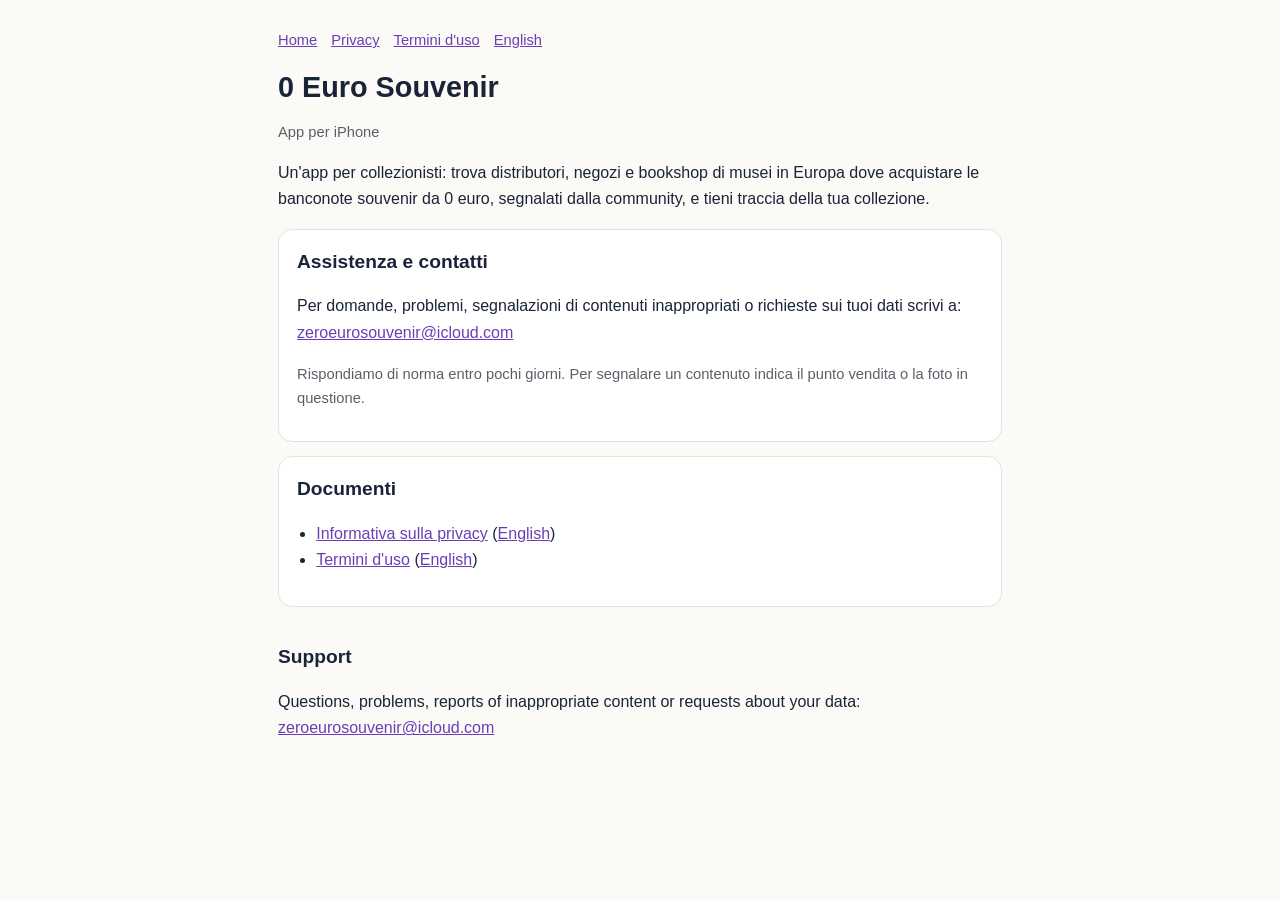
<file: index.html>
<!doctype html>
<html lang="it">
<head>
<meta charset="utf-8">
<meta name="viewport" content="width=device-width,initial-scale=1">
<title>0 Euro Souvenir — Assistenza e informazioni</title>
<link rel="stylesheet" href="style.css">
</head>
<body>
<main>
<nav><a href="index.html">Home</a><a href="privacy.html">Privacy</a><a href="termini.html">Termini d'uso</a><a href="privacy-en.html">English</a></nav>
<h1>0 Euro Souvenir</h1>
<p class="muted">App per iPhone</p>
<p>Un'app per collezionisti: trova distributori, negozi e bookshop di musei in Europa dove acquistare le banconote souvenir da 0 euro, segnalati dalla community, e tieni traccia della tua collezione.</p>

<div class="card">
<h2 style="margin-top:0">Assistenza e contatti</h2>
<p>Per domande, problemi, segnalazioni di contenuti inappropriati o richieste sui tuoi dati scrivi a:<br>
<a href="mailto:zeroeurosouvenir@icloud.com">zeroeurosouvenir@icloud.com</a></p>
<p class="muted">Rispondiamo di norma entro pochi giorni. Per segnalare un contenuto indica il punto vendita o la foto in questione.</p>
</div>

<div class="card">
<h2 style="margin-top:0">Documenti</h2>
<ul>
<li><a href="privacy.html">Informativa sulla privacy</a> (<a href="privacy-en.html">English</a>)</li>
<li><a href="termini.html">Termini d'uso</a> (<a href="terms-en.html">English</a>)</li>
</ul>
</div>

<h2>Support</h2>
<p>Questions, problems, reports of inappropriate content or requests about your data: <a href="mailto:zeroeurosouvenir@icloud.com">zeroeurosouvenir@icloud.com</a></p>

</main>
</body>
</html>
</file>
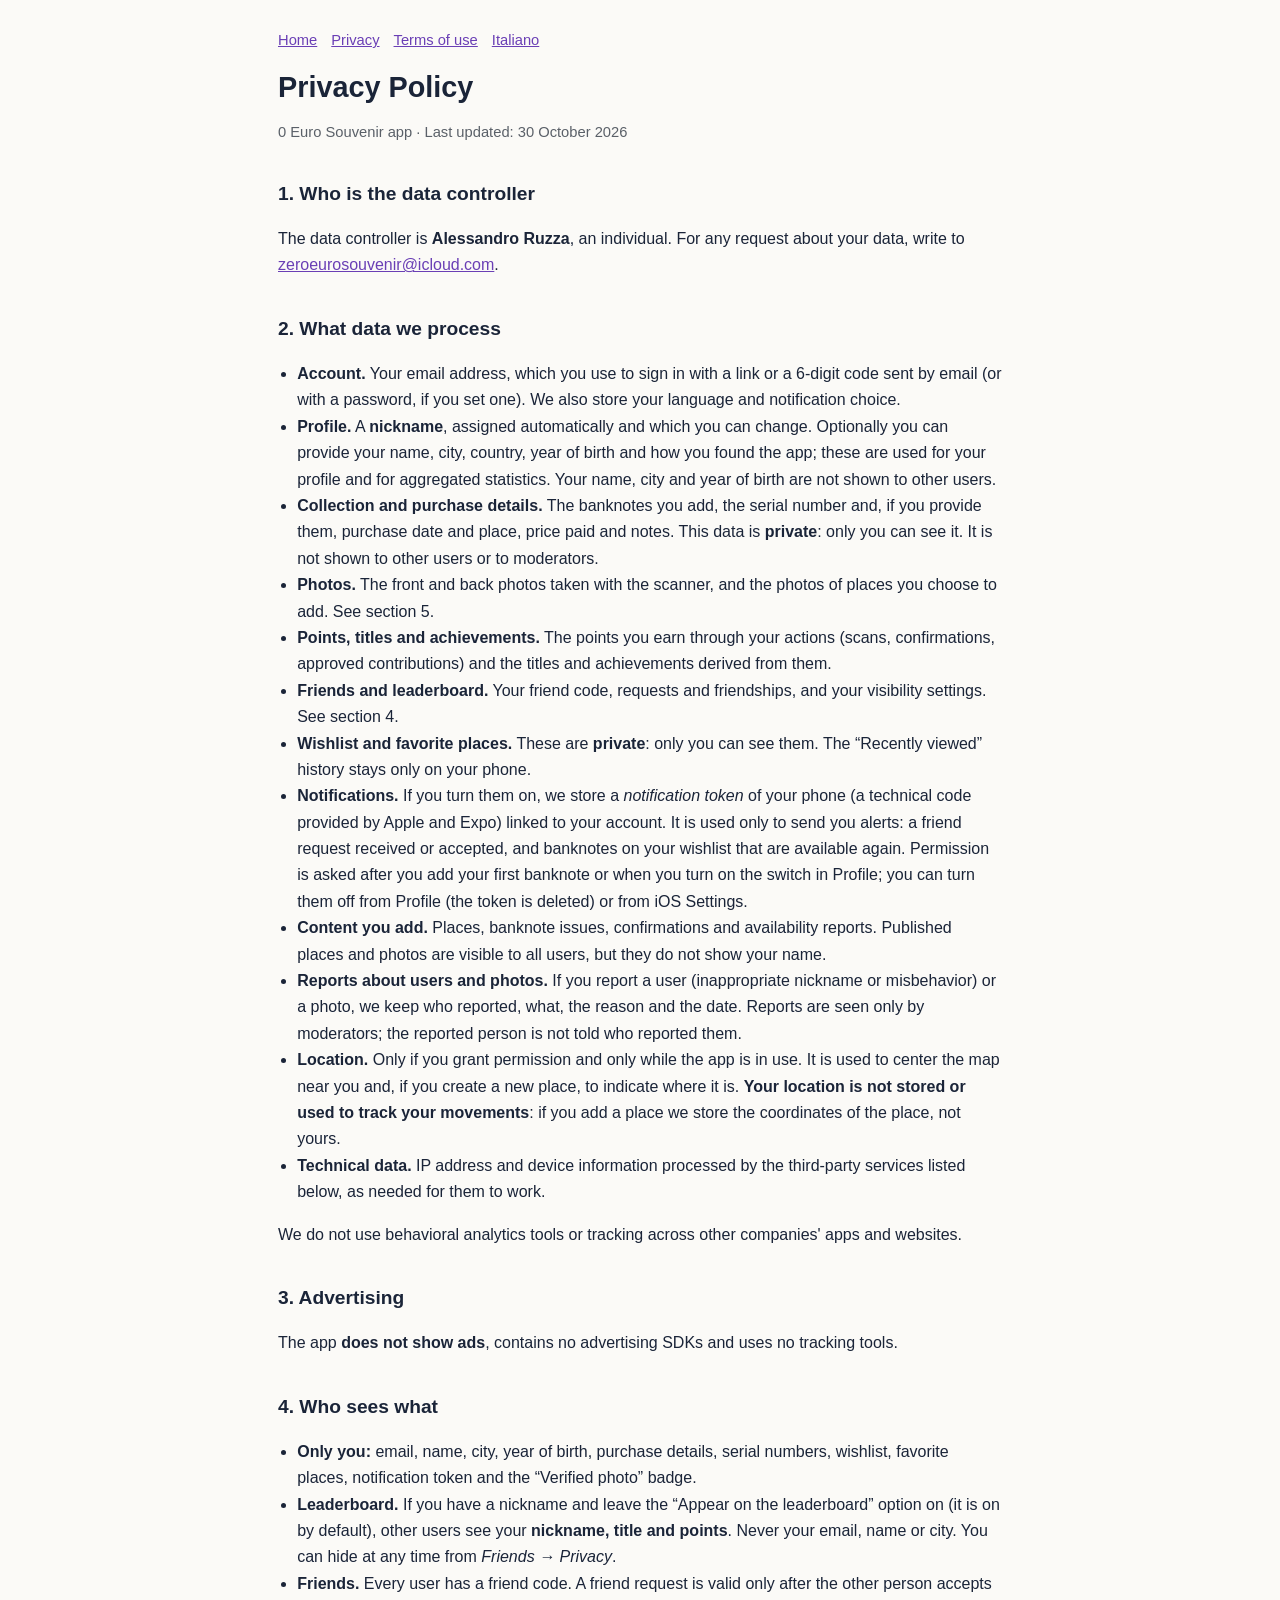
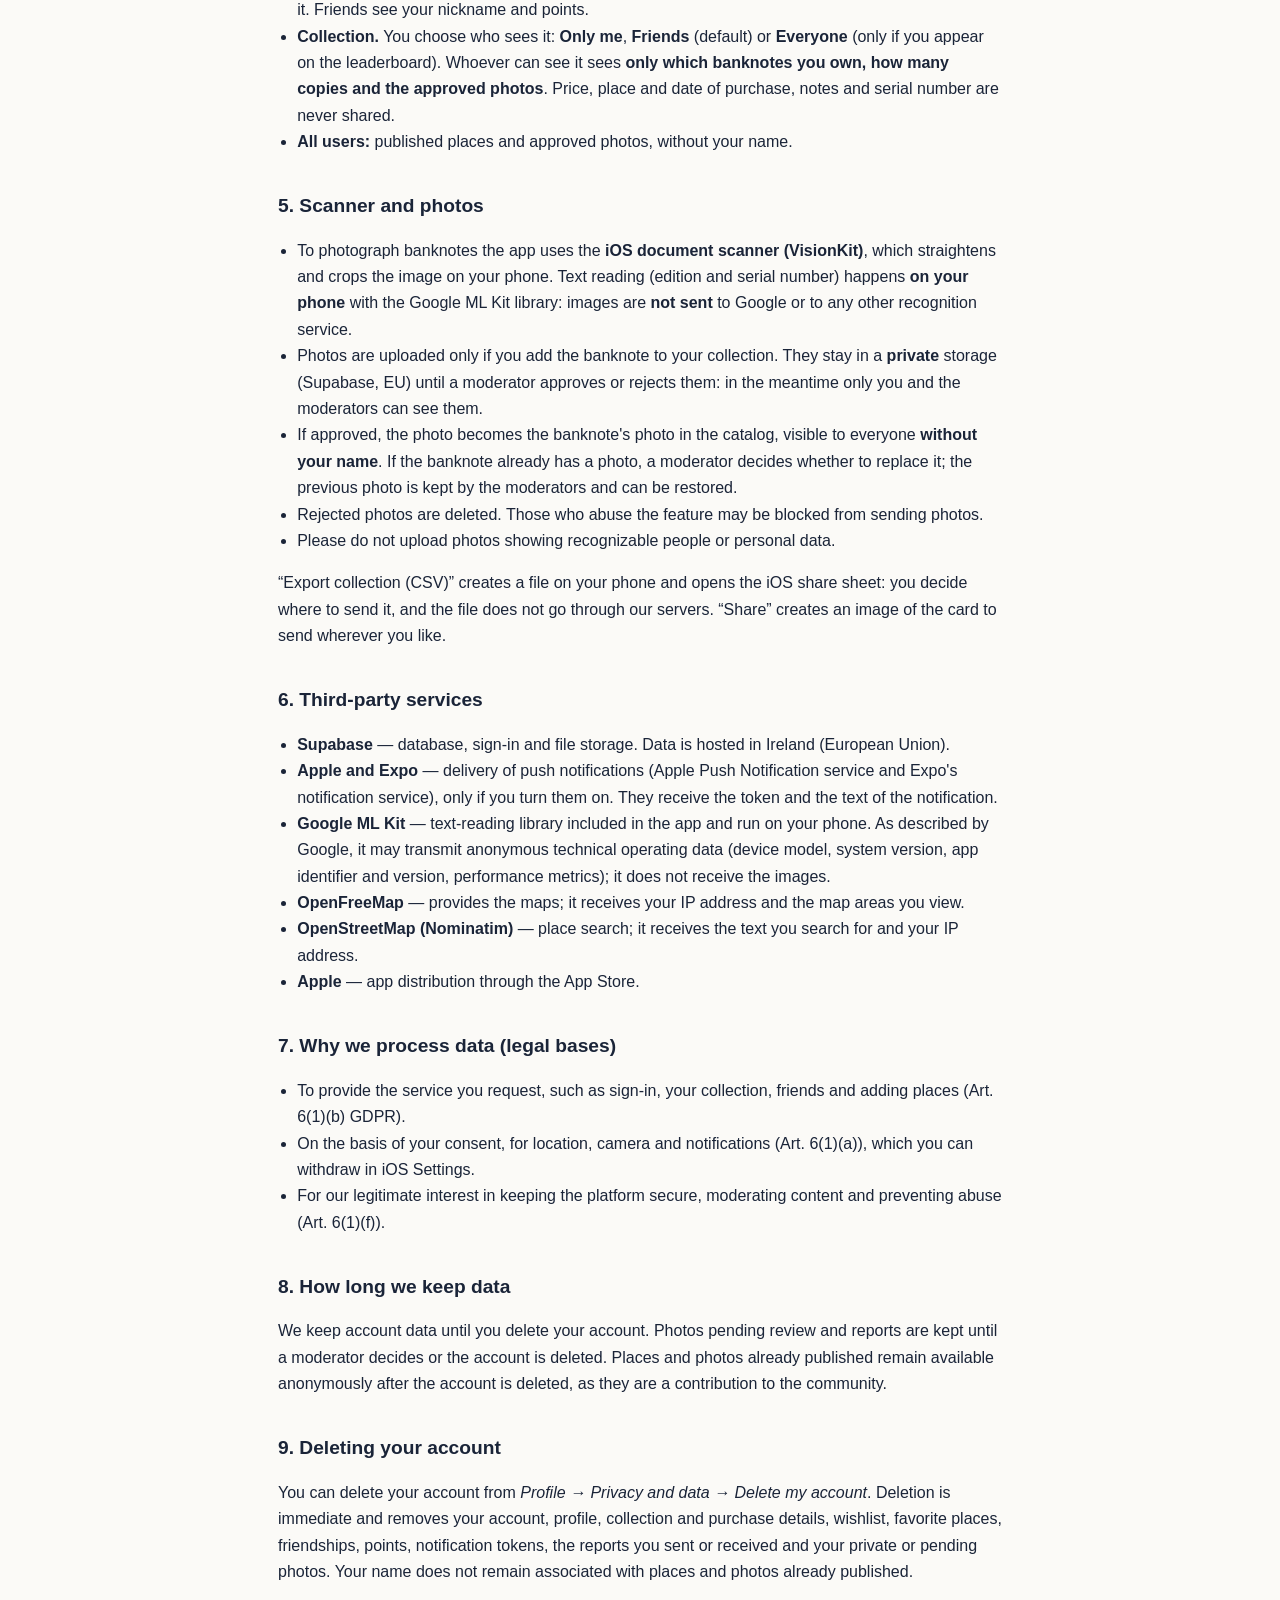
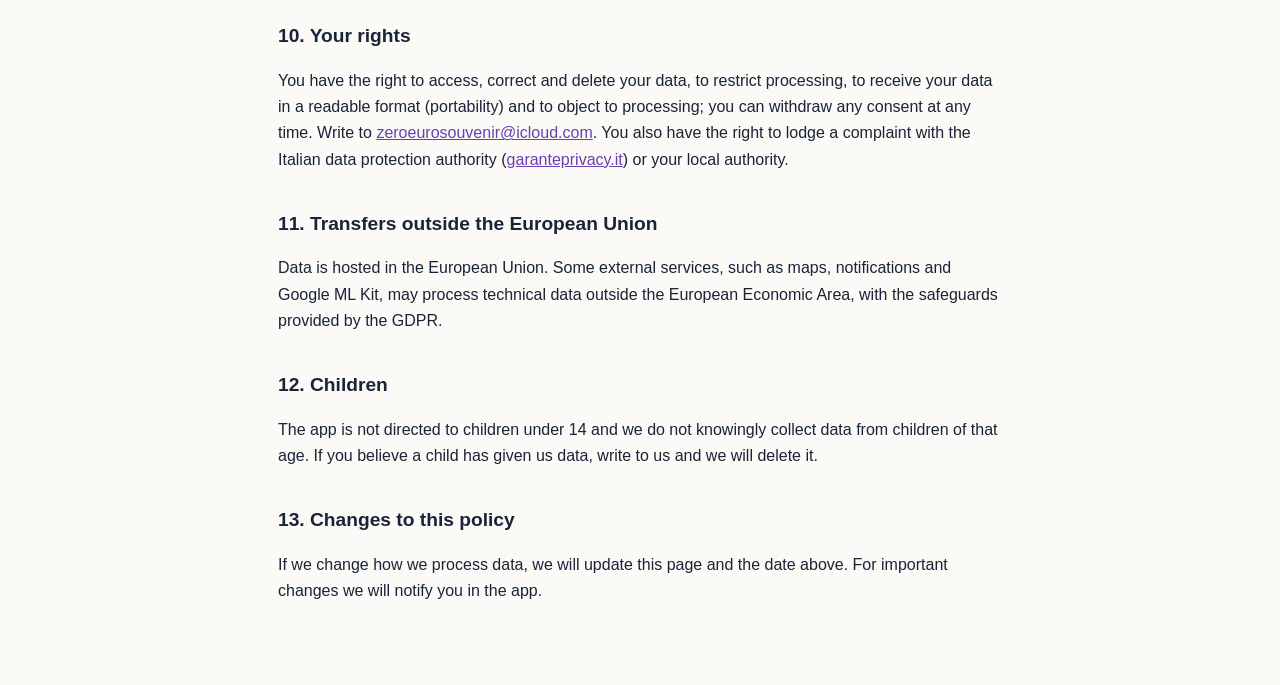
<file: privacy-en.html>
<!doctype html>
<html lang="en">
<head>
<meta charset="utf-8">
<meta name="viewport" content="width=device-width,initial-scale=1">
<title>Privacy Policy — 0 Euro Souvenir</title>
<link rel="stylesheet" href="style.css">
</head>
<body>
<main>
<nav><a href="index.html">Home</a><a href="privacy-en.html">Privacy</a><a href="terms-en.html">Terms of use</a><a href="privacy.html">Italiano</a></nav>
<h1>Privacy Policy</h1>
<p class="muted">0 Euro Souvenir app &middot; Last updated: 30 October 2026</p>

<h2>1. Who is the data controller</h2>
<p>The data controller is <strong>Alessandro Ruzza</strong>, an individual. For any request about your data, write to <a href="mailto:zeroeurosouvenir@icloud.com">zeroeurosouvenir@icloud.com</a>.</p>

<h2>2. What data we process</h2>
<ul>
<li><strong>Account.</strong> Your email address, which you use to sign in with a link or a 6-digit code sent by email (or with a password, if you set one). We also store your language and notification choice.</li>
<li><strong>Profile.</strong> A <strong>nickname</strong>, assigned automatically and which you can change. Optionally you can provide your name, city, country, year of birth and how you found the app; these are used for your profile and for aggregated statistics. Your name, city and year of birth are not shown to other users.</li>
<li><strong>Collection and purchase details.</strong> The banknotes you add, the serial number and, if you provide them, purchase date and place, price paid and notes. This data is <strong>private</strong>: only you can see it. It is not shown to other users or to moderators.</li>
<li><strong>Photos.</strong> The front and back photos taken with the scanner, and the photos of places you choose to add. See section 5.</li>
<li><strong>Points, titles and achievements.</strong> The points you earn through your actions (scans, confirmations, approved contributions) and the titles and achievements derived from them.</li>
<li><strong>Friends and leaderboard.</strong> Your friend code, requests and friendships, and your visibility settings. See section 4.</li>
<li><strong>Wishlist and favorite places.</strong> These are <strong>private</strong>: only you can see them. The &ldquo;Recently viewed&rdquo; history stays only on your phone.</li>
<li><strong>Notifications.</strong> If you turn them on, we store a <em>notification token</em> of your phone (a technical code provided by Apple and Expo) linked to your account. It is used only to send you alerts: a friend request received or accepted, and banknotes on your wishlist that are available again. Permission is asked after you add your first banknote or when you turn on the switch in Profile; you can turn them off from Profile (the token is deleted) or from iOS Settings.</li>
<li><strong>Content you add.</strong> Places, banknote issues, confirmations and availability reports. Published places and photos are visible to all users, but they do not show your name.</li>
<li><strong>Reports about users and photos.</strong> If you report a user (inappropriate nickname or misbehavior) or a photo, we keep who reported, what, the reason and the date. Reports are seen only by moderators; the reported person is not told who reported them.</li>
<li><strong>Location.</strong> Only if you grant permission and only while the app is in use. It is used to center the map near you and, if you create a new place, to indicate where it is. <strong>Your location is not stored or used to track your movements</strong>: if you add a place we store the coordinates of the place, not yours.</li>
<li><strong>Technical data.</strong> IP address and device information processed by the third-party services listed below, as needed for them to work.</li>
</ul>
<p>We do not use behavioral analytics tools or tracking across other companies' apps and websites.</p>

<h2>3. Advertising</h2>
<p>The app <strong>does not show ads</strong>, contains no advertising SDKs and uses no tracking tools.</p>

<h2>4. Who sees what</h2>
<ul>
<li><strong>Only you:</strong> email, name, city, year of birth, purchase details, serial numbers, wishlist, favorite places, notification token and the &ldquo;Verified photo&rdquo; badge.</li>
<li><strong>Leaderboard.</strong> If you have a nickname and leave the &ldquo;Appear on the leaderboard&rdquo; option on (it is on by default), other users see your <strong>nickname, title and points</strong>. Never your email, name or city. You can hide at any time from <em>Friends &rarr; Privacy</em>.</li>
<li><strong>Friends.</strong> Every user has a friend code. A friend request is valid only after the other person accepts it. Friends see your nickname and points.</li>
<li><strong>Collection.</strong> You choose who sees it: <strong>Only me</strong>, <strong>Friends</strong> (default) or <strong>Everyone</strong> (only if you appear on the leaderboard). Whoever can see it sees <strong>only which banknotes you own, how many copies and the approved photos</strong>. Price, place and date of purchase, notes and serial number are never shared.</li>
<li><strong>All users:</strong> published places and approved photos, without your name.</li>
</ul>

<h2>5. Scanner and photos</h2>
<ul>
<li>To photograph banknotes the app uses the <strong>iOS document scanner (VisionKit)</strong>, which straightens and crops the image on your phone. Text reading (edition and serial number) happens <strong>on your phone</strong> with the Google ML Kit library: images are <strong>not sent</strong> to Google or to any other recognition service.</li>
<li>Photos are uploaded only if you add the banknote to your collection. They stay in a <strong>private</strong> storage (Supabase, EU) until a moderator approves or rejects them: in the meantime only you and the moderators can see them.</li>
<li>If approved, the photo becomes the banknote's photo in the catalog, visible to everyone <strong>without your name</strong>. If the banknote already has a photo, a moderator decides whether to replace it; the previous photo is kept by the moderators and can be restored.</li>
<li>Rejected photos are deleted. Those who abuse the feature may be blocked from sending photos.</li>
<li>Please do not upload photos showing recognizable people or personal data.</li>
</ul>
<p>&ldquo;Export collection (CSV)&rdquo; creates a file on your phone and opens the iOS share sheet: you decide where to send it, and the file does not go through our servers. &ldquo;Share&rdquo; creates an image of the card to send wherever you like.</p>

<h2>6. Third-party services</h2>
<ul>
<li><strong>Supabase</strong> &mdash; database, sign-in and file storage. Data is hosted in Ireland (European Union).</li>
<li><strong>Apple and Expo</strong> &mdash; delivery of push notifications (Apple Push Notification service and Expo's notification service), only if you turn them on. They receive the token and the text of the notification.</li>
<li><strong>Google ML Kit</strong> &mdash; text-reading library included in the app and run on your phone. As described by Google, it may transmit anonymous technical operating data (device model, system version, app identifier and version, performance metrics); it does not receive the images.</li>
<li><strong>OpenFreeMap</strong> &mdash; provides the maps; it receives your IP address and the map areas you view.</li>
<li><strong>OpenStreetMap (Nominatim)</strong> &mdash; place search; it receives the text you search for and your IP address.</li>
<li><strong>Apple</strong> &mdash; app distribution through the App Store.</li>
</ul>

<h2>7. Why we process data (legal bases)</h2>
<ul>
<li>To provide the service you request, such as sign-in, your collection, friends and adding places (Art. 6(1)(b) GDPR).</li>
<li>On the basis of your consent, for location, camera and notifications (Art. 6(1)(a)), which you can withdraw in iOS Settings.</li>
<li>For our legitimate interest in keeping the platform secure, moderating content and preventing abuse (Art. 6(1)(f)).</li>
</ul>

<h2>8. How long we keep data</h2>
<p>We keep account data until you delete your account. Photos pending review and reports are kept until a moderator decides or the account is deleted. Places and photos already published remain available anonymously after the account is deleted, as they are a contribution to the community.</p>

<h2>9. Deleting your account</h2>
<p>You can delete your account from <em>Profile &rarr; Privacy and data &rarr; Delete my account</em>. Deletion is immediate and removes your account, profile, collection and purchase details, wishlist, favorite places, friendships, points, notification tokens, the reports you sent or received and your private or pending photos. Your name does not remain associated with places and photos already published.</p>

<h2>10. Your rights</h2>
<p>You have the right to access, correct and delete your data, to restrict processing, to receive your data in a readable format (portability) and to object to processing; you can withdraw any consent at any time. Write to <a href="mailto:zeroeurosouvenir@icloud.com">zeroeurosouvenir@icloud.com</a>. You also have the right to lodge a complaint with the Italian data protection authority (<a href="https://www.garanteprivacy.it">garanteprivacy.it</a>) or your local authority.</p>

<h2>11. Transfers outside the European Union</h2>
<p>Data is hosted in the European Union. Some external services, such as maps, notifications and Google ML Kit, may process technical data outside the European Economic Area, with the safeguards provided by the GDPR.</p>

<h2>12. Children</h2>
<p>The app is not directed to children under 14 and we do not knowingly collect data from children of that age. If you believe a child has given us data, write to us and we will delete it.</p>

<h2>13. Changes to this policy</h2>
<p>If we change how we process data, we will update this page and the date above. For important changes we will notify you in the app.</p>

</main>
</body>
</html>
</file>
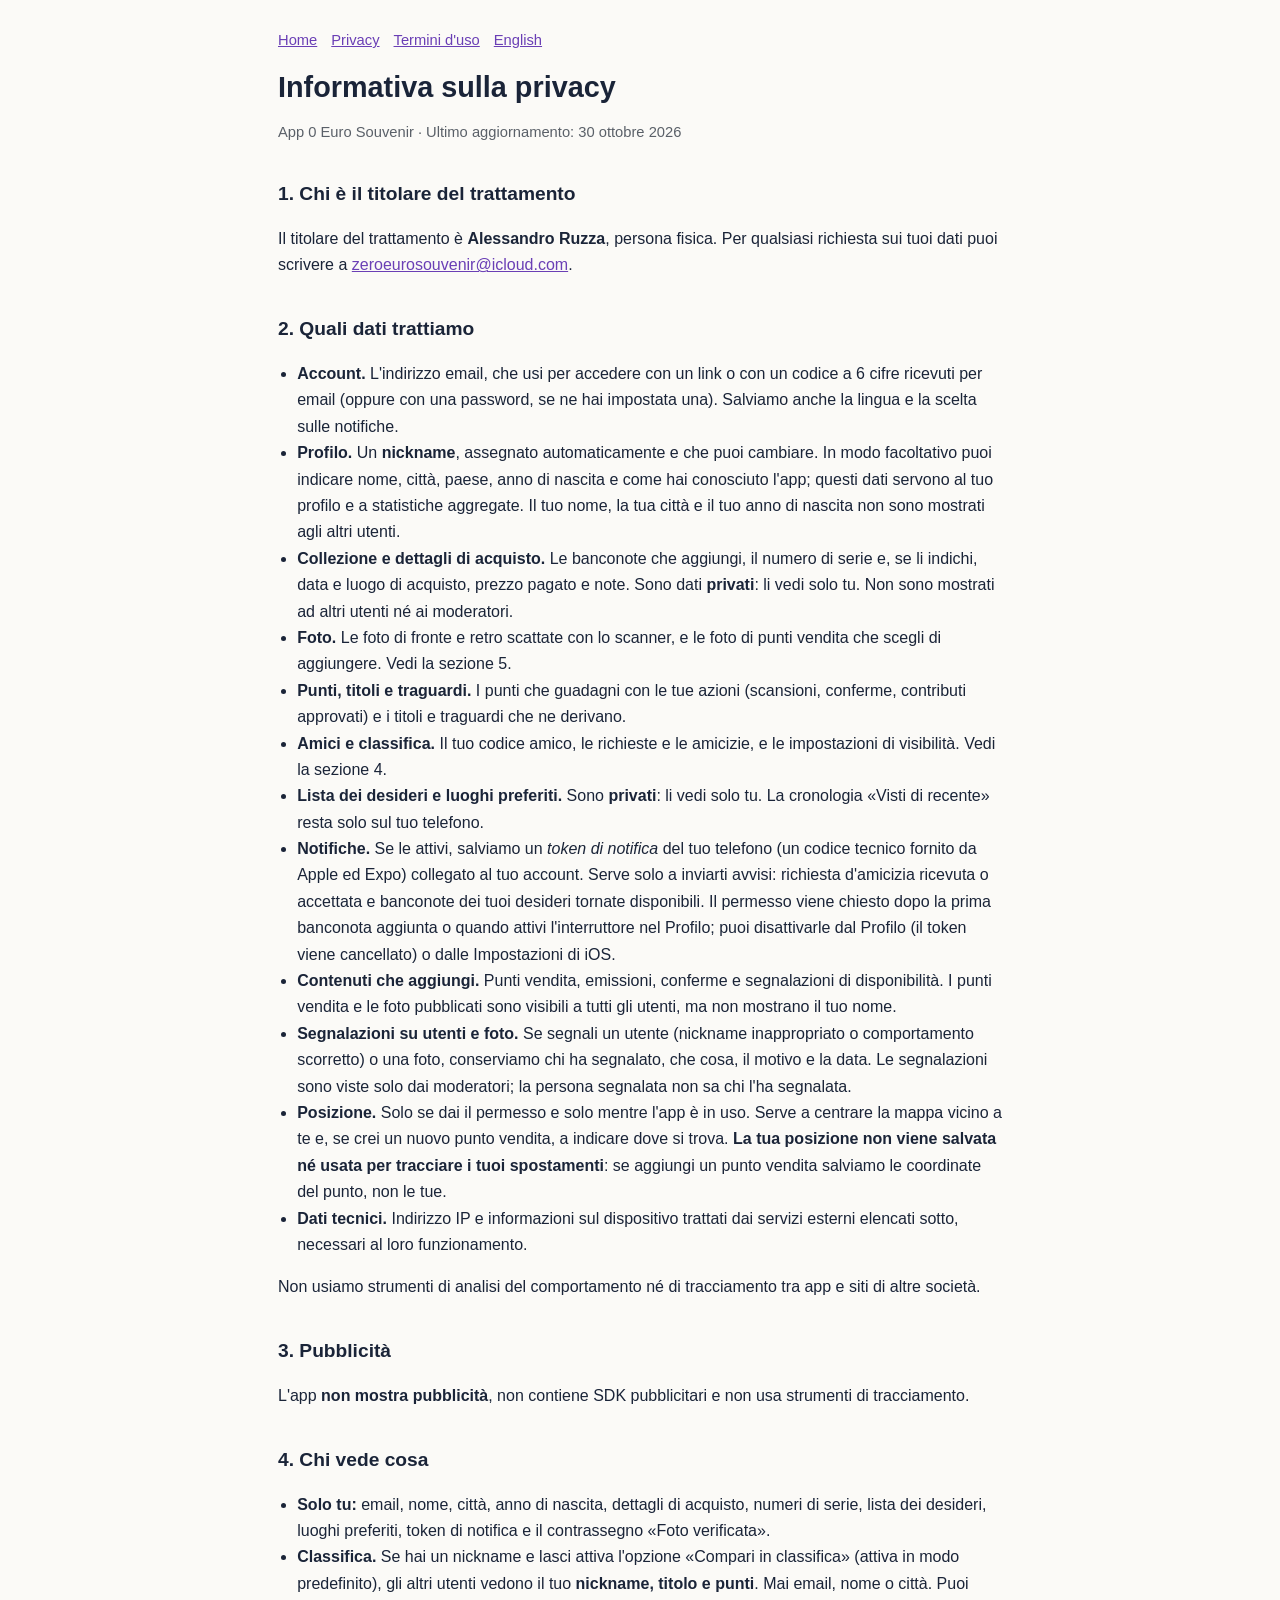
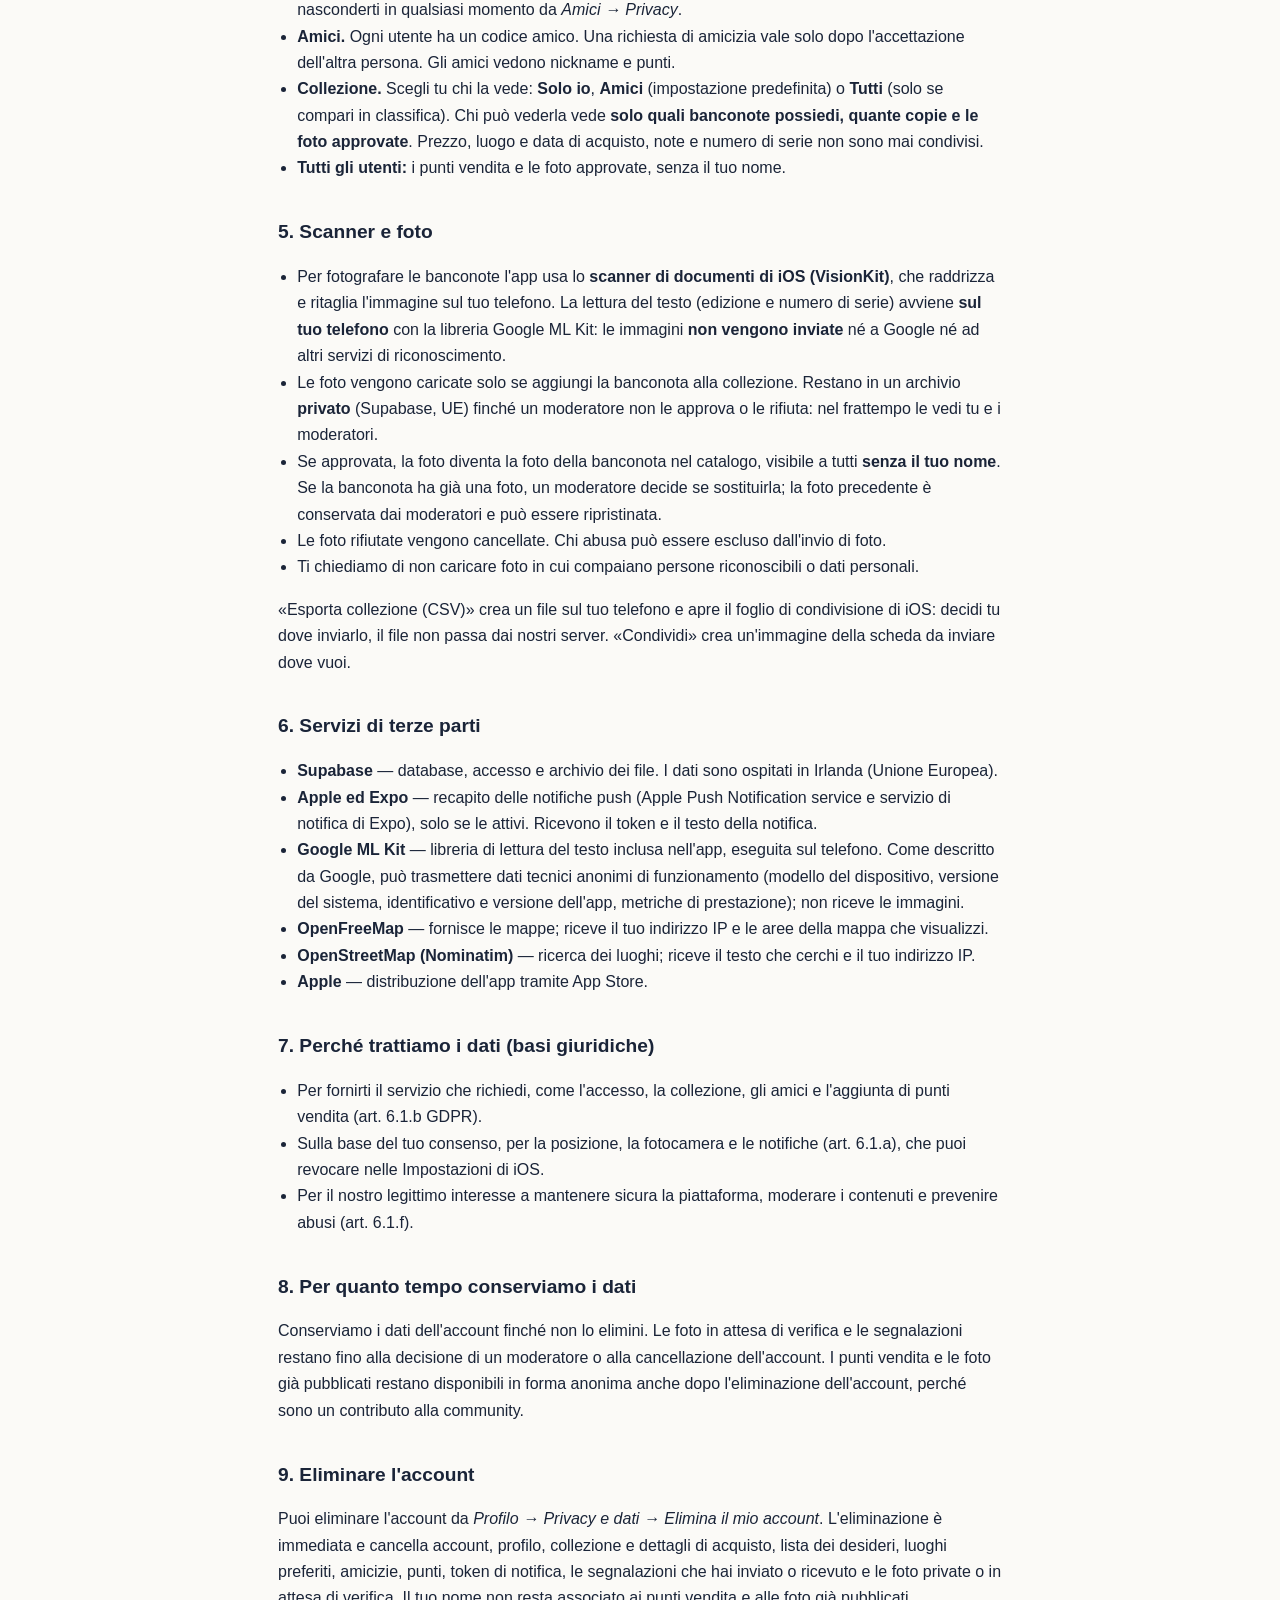
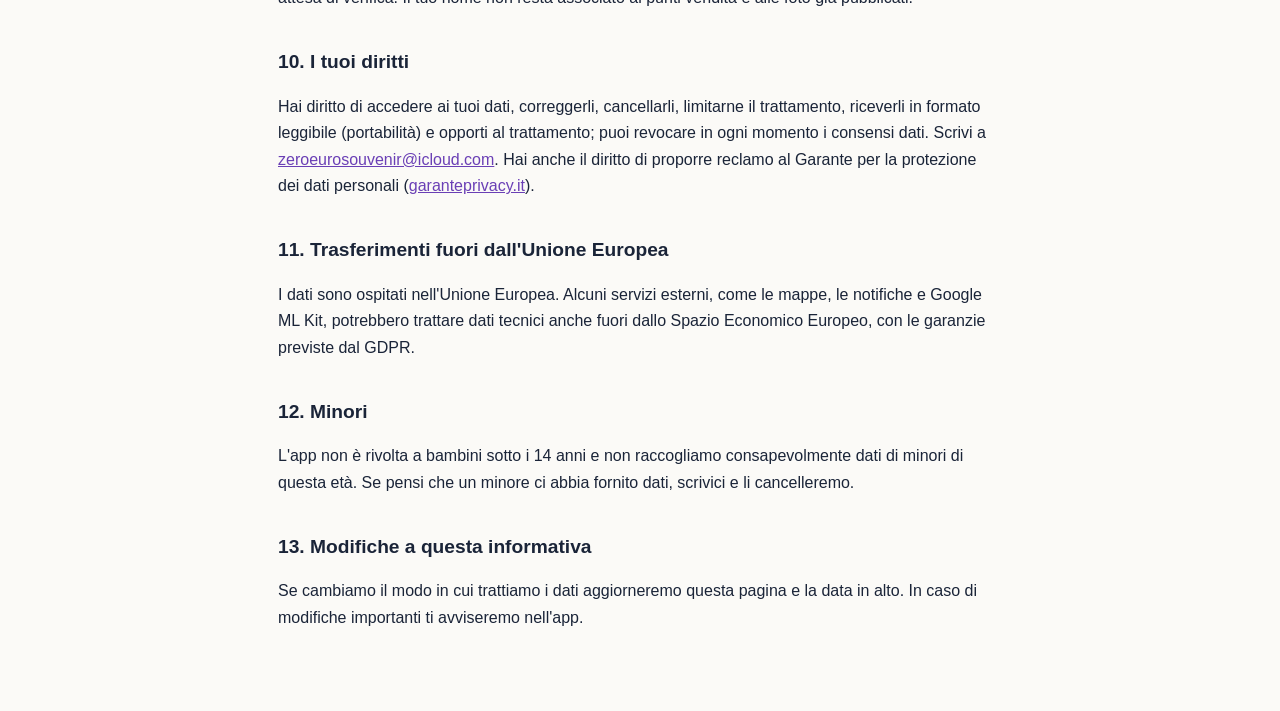
<file: privacy.html>
<!doctype html>
<html lang="it">
<head>
<meta charset="utf-8">
<meta name="viewport" content="width=device-width,initial-scale=1">
<title>Informativa sulla privacy — 0 Euro Souvenir</title>
<link rel="stylesheet" href="style.css">
</head>
<body>
<main>
<nav><a href="index.html">Home</a><a href="privacy.html">Privacy</a><a href="termini.html">Termini d'uso</a><a href="privacy-en.html">English</a></nav>
<h1>Informativa sulla privacy</h1>
<p class="muted">App 0 Euro Souvenir &middot; Ultimo aggiornamento: 30 ottobre 2026</p>

<h2>1. Chi è il titolare del trattamento</h2>
<p>Il titolare del trattamento è <strong>Alessandro Ruzza</strong>, persona fisica. Per qualsiasi richiesta sui tuoi dati puoi scrivere a <a href="mailto:zeroeurosouvenir@icloud.com">zeroeurosouvenir@icloud.com</a>.</p>

<h2>2. Quali dati trattiamo</h2>
<ul>
<li><strong>Account.</strong> L'indirizzo email, che usi per accedere con un link o con un codice a 6 cifre ricevuti per email (oppure con una password, se ne hai impostata una). Salviamo anche la lingua e la scelta sulle notifiche.</li>
<li><strong>Profilo.</strong> Un <strong>nickname</strong>, assegnato automaticamente e che puoi cambiare. In modo facoltativo puoi indicare nome, città, paese, anno di nascita e come hai conosciuto l'app; questi dati servono al tuo profilo e a statistiche aggregate. Il tuo nome, la tua città e il tuo anno di nascita non sono mostrati agli altri utenti.</li>
<li><strong>Collezione e dettagli di acquisto.</strong> Le banconote che aggiungi, il numero di serie e, se li indichi, data e luogo di acquisto, prezzo pagato e note. Sono dati <strong>privati</strong>: li vedi solo tu. Non sono mostrati ad altri utenti né ai moderatori.</li>
<li><strong>Foto.</strong> Le foto di fronte e retro scattate con lo scanner, e le foto di punti vendita che scegli di aggiungere. Vedi la sezione 5.</li>
<li><strong>Punti, titoli e traguardi.</strong> I punti che guadagni con le tue azioni (scansioni, conferme, contributi approvati) e i titoli e traguardi che ne derivano.</li>
<li><strong>Amici e classifica.</strong> Il tuo codice amico, le richieste e le amicizie, e le impostazioni di visibilità. Vedi la sezione 4.</li>
<li><strong>Lista dei desideri e luoghi preferiti.</strong> Sono <strong>privati</strong>: li vedi solo tu. La cronologia &laquo;Visti di recente&raquo; resta solo sul tuo telefono.</li>
<li><strong>Notifiche.</strong> Se le attivi, salviamo un <em>token di notifica</em> del tuo telefono (un codice tecnico fornito da Apple ed Expo) collegato al tuo account. Serve solo a inviarti avvisi: richiesta d'amicizia ricevuta o accettata e banconote dei tuoi desideri tornate disponibili. Il permesso viene chiesto dopo la prima banconota aggiunta o quando attivi l'interruttore nel Profilo; puoi disattivarle dal Profilo (il token viene cancellato) o dalle Impostazioni di iOS.</li>
<li><strong>Contenuti che aggiungi.</strong> Punti vendita, emissioni, conferme e segnalazioni di disponibilità. I punti vendita e le foto pubblicati sono visibili a tutti gli utenti, ma non mostrano il tuo nome.</li>
<li><strong>Segnalazioni su utenti e foto.</strong> Se segnali un utente (nickname inappropriato o comportamento scorretto) o una foto, conserviamo chi ha segnalato, che cosa, il motivo e la data. Le segnalazioni sono viste solo dai moderatori; la persona segnalata non sa chi l'ha segnalata.</li>
<li><strong>Posizione.</strong> Solo se dai il permesso e solo mentre l'app è in uso. Serve a centrare la mappa vicino a te e, se crei un nuovo punto vendita, a indicare dove si trova. <strong>La tua posizione non viene salvata né usata per tracciare i tuoi spostamenti</strong>: se aggiungi un punto vendita salviamo le coordinate del punto, non le tue.</li>
<li><strong>Dati tecnici.</strong> Indirizzo IP e informazioni sul dispositivo trattati dai servizi esterni elencati sotto, necessari al loro funzionamento.</li>
</ul>
<p>Non usiamo strumenti di analisi del comportamento né di tracciamento tra app e siti di altre società.</p>

<h2>3. Pubblicità</h2>
<p>L'app <strong>non mostra pubblicità</strong>, non contiene SDK pubblicitari e non usa strumenti di tracciamento.</p>

<h2>4. Chi vede cosa</h2>
<ul>
<li><strong>Solo tu:</strong> email, nome, città, anno di nascita, dettagli di acquisto, numeri di serie, lista dei desideri, luoghi preferiti, token di notifica e il contrassegno &laquo;Foto verificata&raquo;.</li>
<li><strong>Classifica.</strong> Se hai un nickname e lasci attiva l'opzione &laquo;Compari in classifica&raquo; (attiva in modo predefinito), gli altri utenti vedono il tuo <strong>nickname, titolo e punti</strong>. Mai email, nome o città. Puoi nasconderti in qualsiasi momento da <em>Amici &rarr; Privacy</em>.</li>
<li><strong>Amici.</strong> Ogni utente ha un codice amico. Una richiesta di amicizia vale solo dopo l'accettazione dell'altra persona. Gli amici vedono nickname e punti.</li>
<li><strong>Collezione.</strong> Scegli tu chi la vede: <strong>Solo io</strong>, <strong>Amici</strong> (impostazione predefinita) o <strong>Tutti</strong> (solo se compari in classifica). Chi può vederla vede <strong>solo quali banconote possiedi, quante copie e le foto approvate</strong>. Prezzo, luogo e data di acquisto, note e numero di serie non sono mai condivisi.</li>
<li><strong>Tutti gli utenti:</strong> i punti vendita e le foto approvate, senza il tuo nome.</li>
</ul>

<h2>5. Scanner e foto</h2>
<ul>
<li>Per fotografare le banconote l'app usa lo <strong>scanner di documenti di iOS (VisionKit)</strong>, che raddrizza e ritaglia l'immagine sul tuo telefono. La lettura del testo (edizione e numero di serie) avviene <strong>sul tuo telefono</strong> con la libreria Google ML Kit: le immagini <strong>non vengono inviate</strong> né a Google né ad altri servizi di riconoscimento.</li>
<li>Le foto vengono caricate solo se aggiungi la banconota alla collezione. Restano in un archivio <strong>privato</strong> (Supabase, UE) finché un moderatore non le approva o le rifiuta: nel frattempo le vedi tu e i moderatori.</li>
<li>Se approvata, la foto diventa la foto della banconota nel catalogo, visibile a tutti <strong>senza il tuo nome</strong>. Se la banconota ha già una foto, un moderatore decide se sostituirla; la foto precedente è conservata dai moderatori e può essere ripristinata.</li>
<li>Le foto rifiutate vengono cancellate. Chi abusa può essere escluso dall'invio di foto.</li>
<li>Ti chiediamo di non caricare foto in cui compaiano persone riconoscibili o dati personali.</li>
</ul>
<p>&laquo;Esporta collezione (CSV)&raquo; crea un file sul tuo telefono e apre il foglio di condivisione di iOS: decidi tu dove inviarlo, il file non passa dai nostri server. &laquo;Condividi&raquo; crea un'immagine della scheda da inviare dove vuoi.</p>

<h2>6. Servizi di terze parti</h2>
<ul>
<li><strong>Supabase</strong> &mdash; database, accesso e archivio dei file. I dati sono ospitati in Irlanda (Unione Europea).</li>
<li><strong>Apple ed Expo</strong> &mdash; recapito delle notifiche push (Apple Push Notification service e servizio di notifica di Expo), solo se le attivi. Ricevono il token e il testo della notifica.</li>
<li><strong>Google ML Kit</strong> &mdash; libreria di lettura del testo inclusa nell'app, eseguita sul telefono. Come descritto da Google, può trasmettere dati tecnici anonimi di funzionamento (modello del dispositivo, versione del sistema, identificativo e versione dell'app, metriche di prestazione); non riceve le immagini.</li>
<li><strong>OpenFreeMap</strong> &mdash; fornisce le mappe; riceve il tuo indirizzo IP e le aree della mappa che visualizzi.</li>
<li><strong>OpenStreetMap (Nominatim)</strong> &mdash; ricerca dei luoghi; riceve il testo che cerchi e il tuo indirizzo IP.</li>
<li><strong>Apple</strong> &mdash; distribuzione dell'app tramite App Store.</li>
</ul>

<h2>7. Perché trattiamo i dati (basi giuridiche)</h2>
<ul>
<li>Per fornirti il servizio che richiedi, come l'accesso, la collezione, gli amici e l'aggiunta di punti vendita (art. 6.1.b GDPR).</li>
<li>Sulla base del tuo consenso, per la posizione, la fotocamera e le notifiche (art. 6.1.a), che puoi revocare nelle Impostazioni di iOS.</li>
<li>Per il nostro legittimo interesse a mantenere sicura la piattaforma, moderare i contenuti e prevenire abusi (art. 6.1.f).</li>
</ul>

<h2>8. Per quanto tempo conserviamo i dati</h2>
<p>Conserviamo i dati dell'account finché non lo elimini. Le foto in attesa di verifica e le segnalazioni restano fino alla decisione di un moderatore o alla cancellazione dell'account. I punti vendita e le foto già pubblicati restano disponibili in forma anonima anche dopo l'eliminazione dell'account, perché sono un contributo alla community.</p>

<h2>9. Eliminare l'account</h2>
<p>Puoi eliminare l'account da <em>Profilo &rarr; Privacy e dati &rarr; Elimina il mio account</em>. L'eliminazione è immediata e cancella account, profilo, collezione e dettagli di acquisto, lista dei desideri, luoghi preferiti, amicizie, punti, token di notifica, le segnalazioni che hai inviato o ricevuto e le foto private o in attesa di verifica. Il tuo nome non resta associato ai punti vendita e alle foto già pubblicati.</p>

<h2>10. I tuoi diritti</h2>
<p>Hai diritto di accedere ai tuoi dati, correggerli, cancellarli, limitarne il trattamento, riceverli in formato leggibile (portabilità) e opporti al trattamento; puoi revocare in ogni momento i consensi dati. Scrivi a <a href="mailto:zeroeurosouvenir@icloud.com">zeroeurosouvenir@icloud.com</a>. Hai anche il diritto di proporre reclamo al Garante per la protezione dei dati personali (<a href="https://www.garanteprivacy.it">garanteprivacy.it</a>).</p>

<h2>11. Trasferimenti fuori dall'Unione Europea</h2>
<p>I dati sono ospitati nell'Unione Europea. Alcuni servizi esterni, come le mappe, le notifiche e Google ML Kit, potrebbero trattare dati tecnici anche fuori dallo Spazio Economico Europeo, con le garanzie previste dal GDPR.</p>

<h2>12. Minori</h2>
<p>L'app non è rivolta a bambini sotto i 14 anni e non raccogliamo consapevolmente dati di minori di questa età. Se pensi che un minore ci abbia fornito dati, scrivici e li cancelleremo.</p>

<h2>13. Modifiche a questa informativa</h2>
<p>Se cambiamo il modo in cui trattiamo i dati aggiorneremo questa pagina e la data in alto. In caso di modifiche importanti ti avviseremo nell'app.</p>

</main>
</body>
</html>
</file>
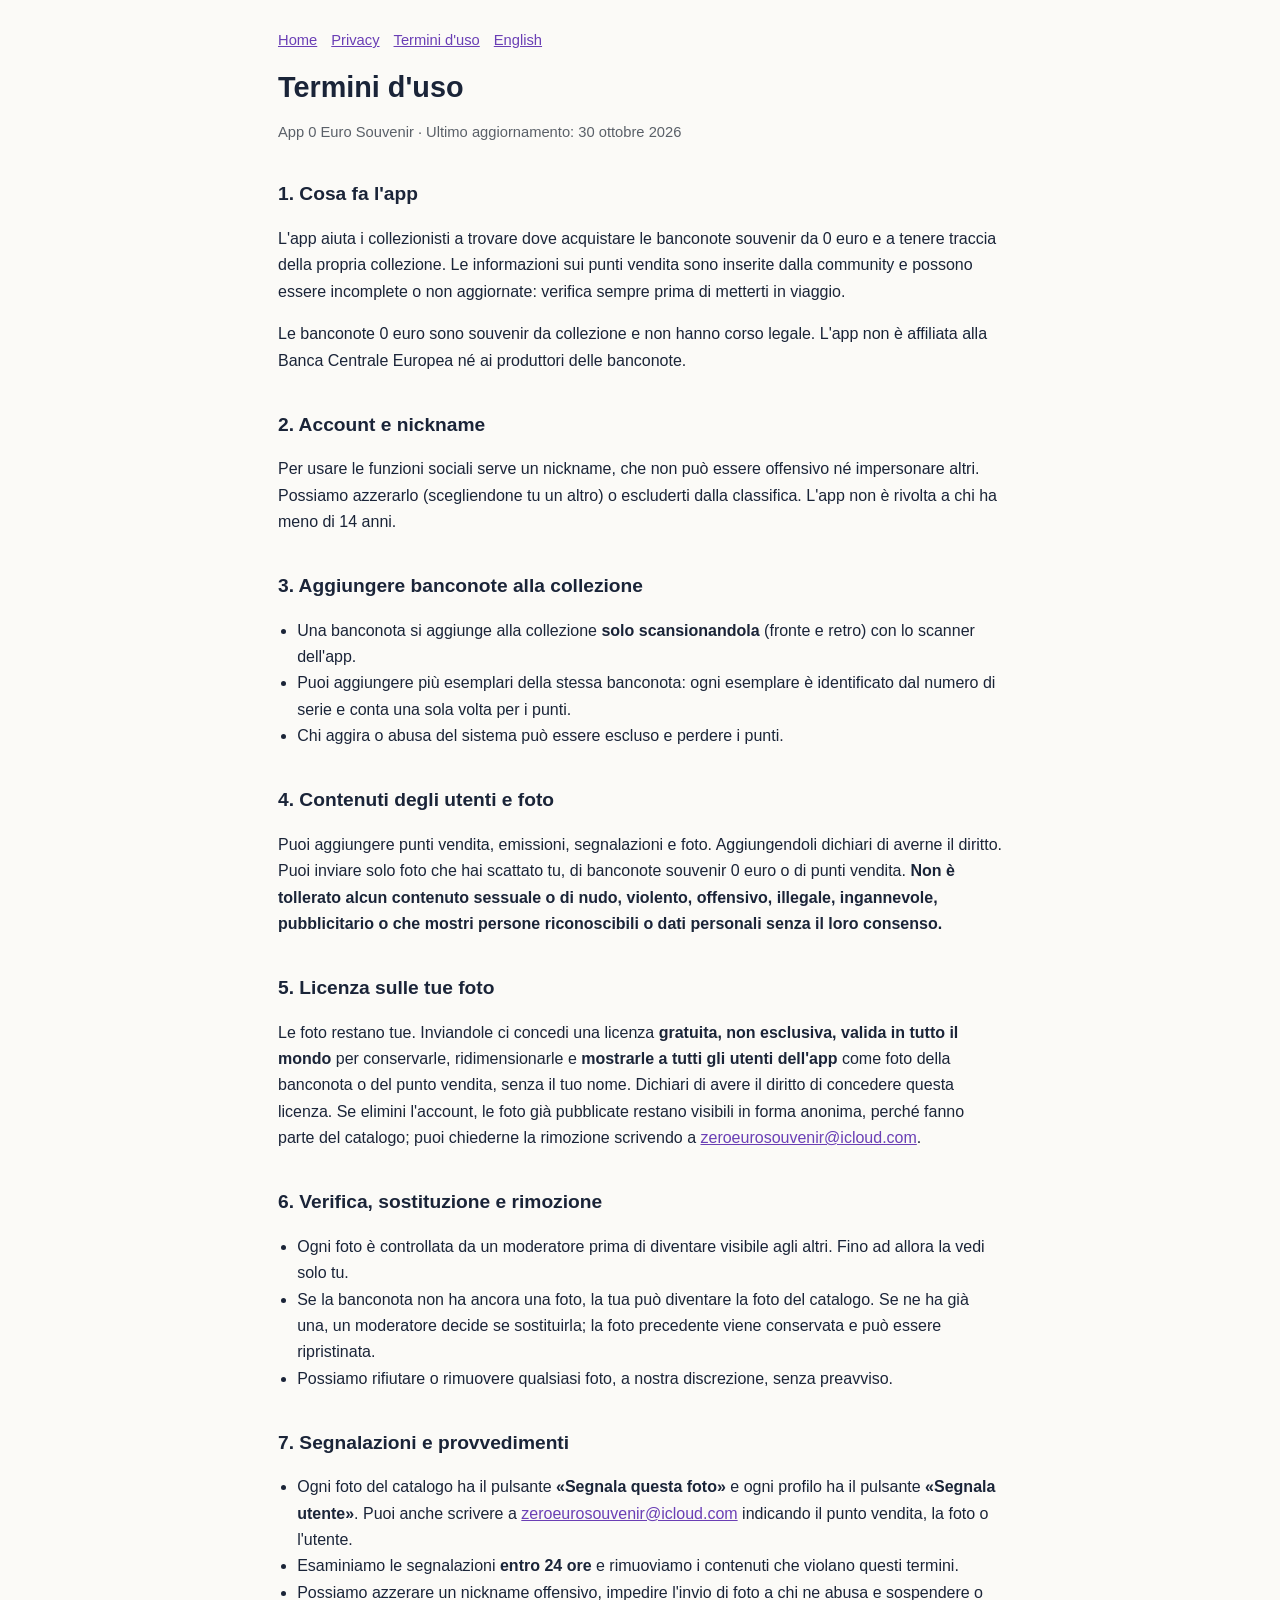
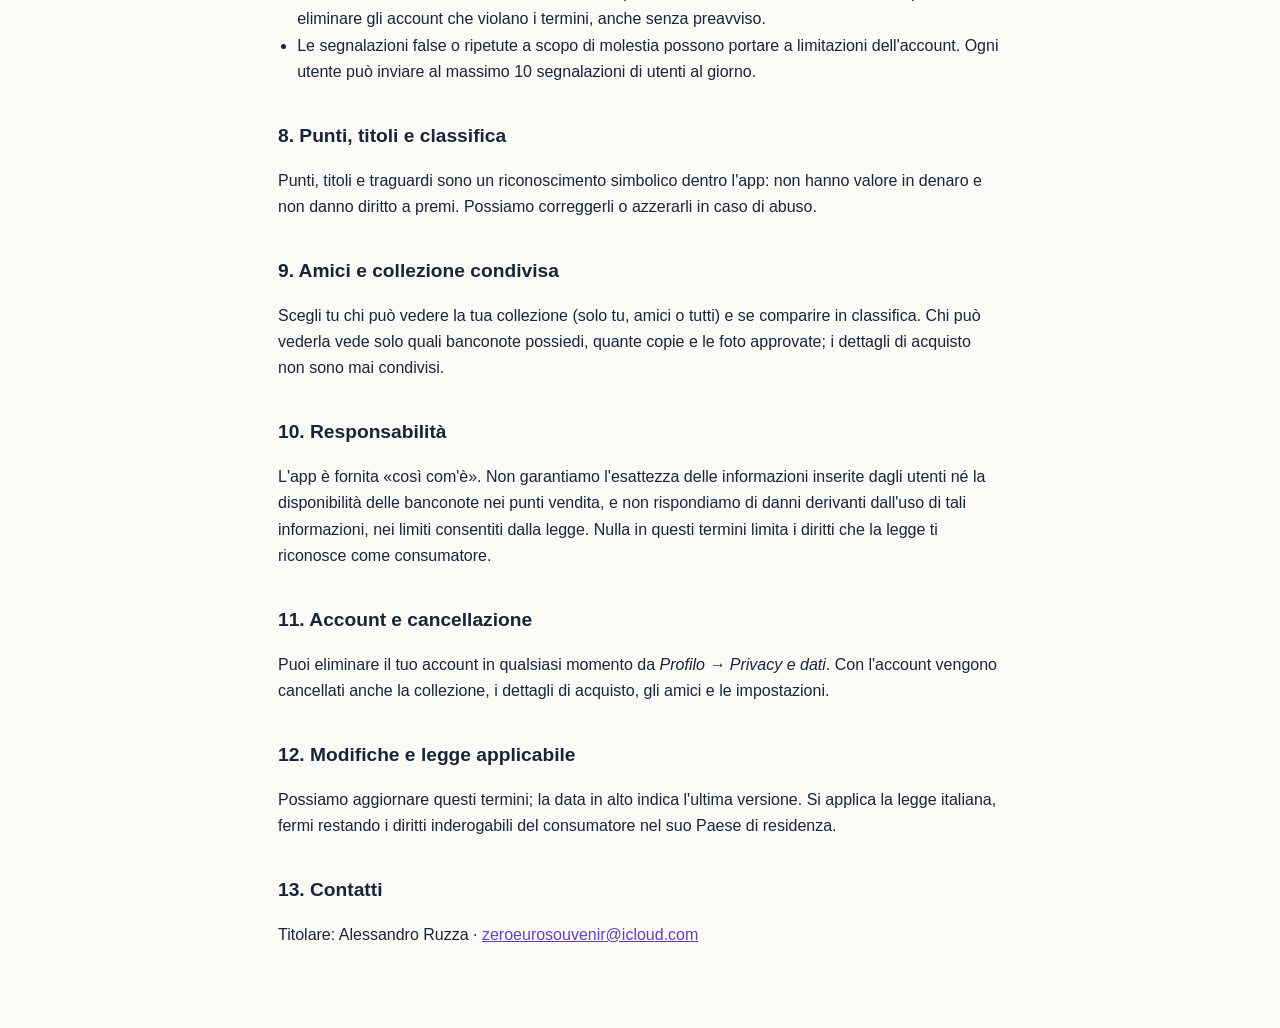
<file: termini.html>
<!doctype html>
<html lang="it">
<head>
<meta charset="utf-8">
<meta name="viewport" content="width=device-width,initial-scale=1">
<title>Termini d'uso — 0 Euro Souvenir</title>
<link rel="stylesheet" href="style.css">
</head>
<body>
<main>
<nav><a href="index.html">Home</a><a href="privacy.html">Privacy</a><a href="termini.html">Termini d'uso</a><a href="privacy-en.html">English</a></nav>
<h1>Termini d'uso</h1>
<p class="muted">App 0 Euro Souvenir &middot; Ultimo aggiornamento: 30 ottobre 2026</p>

<h2>1. Cosa fa l'app</h2>
<p>L'app aiuta i collezionisti a trovare dove acquistare le banconote souvenir da 0 euro e a tenere traccia della propria collezione. Le informazioni sui punti vendita sono inserite dalla community e possono essere incomplete o non aggiornate: verifica sempre prima di metterti in viaggio.</p>
<p>Le banconote 0 euro sono souvenir da collezione e non hanno corso legale. L'app non è affiliata alla Banca Centrale Europea né ai produttori delle banconote.</p>

<h2>2. Account e nickname</h2>
<p>Per usare le funzioni sociali serve un nickname, che non può essere offensivo né impersonare altri. Possiamo azzerarlo (scegliendone tu un altro) o escluderti dalla classifica. L'app non è rivolta a chi ha meno di 14 anni.</p>

<h2>3. Aggiungere banconote alla collezione</h2>
<ul>
<li>Una banconota si aggiunge alla collezione <strong>solo scansionandola</strong> (fronte e retro) con lo scanner dell'app.</li>
<li>Puoi aggiungere più esemplari della stessa banconota: ogni esemplare è identificato dal numero di serie e conta una sola volta per i punti.</li>
<li>Chi aggira o abusa del sistema può essere escluso e perdere i punti.</li>
</ul>

<h2>4. Contenuti degli utenti e foto</h2>
<p>Puoi aggiungere punti vendita, emissioni, segnalazioni e foto. Aggiungendoli dichiari di averne il diritto. Puoi inviare solo foto che hai scattato tu, di banconote souvenir 0 euro o di punti vendita. <strong>Non è tollerato alcun contenuto sessuale o di nudo, violento, offensivo, illegale, ingannevole, pubblicitario o che mostri persone riconoscibili o dati personali senza il loro consenso.</strong></p>

<h2>5. Licenza sulle tue foto</h2>
<p>Le foto restano tue. Inviandole ci concedi una licenza <strong>gratuita, non esclusiva, valida in tutto il mondo</strong> per conservarle, ridimensionarle e <strong>mostrarle a tutti gli utenti dell'app</strong> come foto della banconota o del punto vendita, senza il tuo nome. Dichiari di avere il diritto di concedere questa licenza. Se elimini l'account, le foto già pubblicate restano visibili in forma anonima, perché fanno parte del catalogo; puoi chiederne la rimozione scrivendo a <a href="mailto:zeroeurosouvenir@icloud.com">zeroeurosouvenir@icloud.com</a>.</p>

<h2>6. Verifica, sostituzione e rimozione</h2>
<ul>
<li>Ogni foto è controllata da un moderatore prima di diventare visibile agli altri. Fino ad allora la vedi solo tu.</li>
<li>Se la banconota non ha ancora una foto, la tua può diventare la foto del catalogo. Se ne ha già una, un moderatore decide se sostituirla; la foto precedente viene conservata e può essere ripristinata.</li>
<li>Possiamo rifiutare o rimuovere qualsiasi foto, a nostra discrezione, senza preavviso.</li>
</ul>

<h2>7. Segnalazioni e provvedimenti</h2>
<ul>
<li>Ogni foto del catalogo ha il pulsante <strong>&laquo;Segnala questa foto&raquo;</strong> e ogni profilo ha il pulsante <strong>&laquo;Segnala utente&raquo;</strong>. Puoi anche scrivere a <a href="mailto:zeroeurosouvenir@icloud.com">zeroeurosouvenir@icloud.com</a> indicando il punto vendita, la foto o l'utente.</li>
<li>Esaminiamo le segnalazioni <strong>entro 24 ore</strong> e rimuoviamo i contenuti che violano questi termini.</li>
<li>Possiamo azzerare un nickname offensivo, impedire l'invio di foto a chi ne abusa e sospendere o eliminare gli account che violano i termini, anche senza preavviso.</li>
<li>Le segnalazioni false o ripetute a scopo di molestia possono portare a limitazioni dell'account. Ogni utente può inviare al massimo 10 segnalazioni di utenti al giorno.</li>
</ul>

<h2>8. Punti, titoli e classifica</h2>
<p>Punti, titoli e traguardi sono un riconoscimento simbolico dentro l'app: non hanno valore in denaro e non danno diritto a premi. Possiamo correggerli o azzerarli in caso di abuso.</p>

<h2>9. Amici e collezione condivisa</h2>
<p>Scegli tu chi può vedere la tua collezione (solo tu, amici o tutti) e se comparire in classifica. Chi può vederla vede solo quali banconote possiedi, quante copie e le foto approvate; i dettagli di acquisto non sono mai condivisi.</p>

<h2>10. Responsabilità</h2>
<p>L'app è fornita &laquo;così com'è&raquo;. Non garantiamo l'esattezza delle informazioni inserite dagli utenti né la disponibilità delle banconote nei punti vendita, e non rispondiamo di danni derivanti dall'uso di tali informazioni, nei limiti consentiti dalla legge. Nulla in questi termini limita i diritti che la legge ti riconosce come consumatore.</p>

<h2>11. Account e cancellazione</h2>
<p>Puoi eliminare il tuo account in qualsiasi momento da <em>Profilo &rarr; Privacy e dati</em>. Con l'account vengono cancellati anche la collezione, i dettagli di acquisto, gli amici e le impostazioni.</p>

<h2>12. Modifiche e legge applicabile</h2>
<p>Possiamo aggiornare questi termini; la data in alto indica l'ultima versione. Si applica la legge italiana, fermi restando i diritti inderogabili del consumatore nel suo Paese di residenza.</p>

<h2>13. Contatti</h2>
<p>Titolare: Alessandro Ruzza &middot; <a href="mailto:zeroeurosouvenir@icloud.com">zeroeurosouvenir@icloud.com</a></p>

</main>
</body>
</html>
</file>
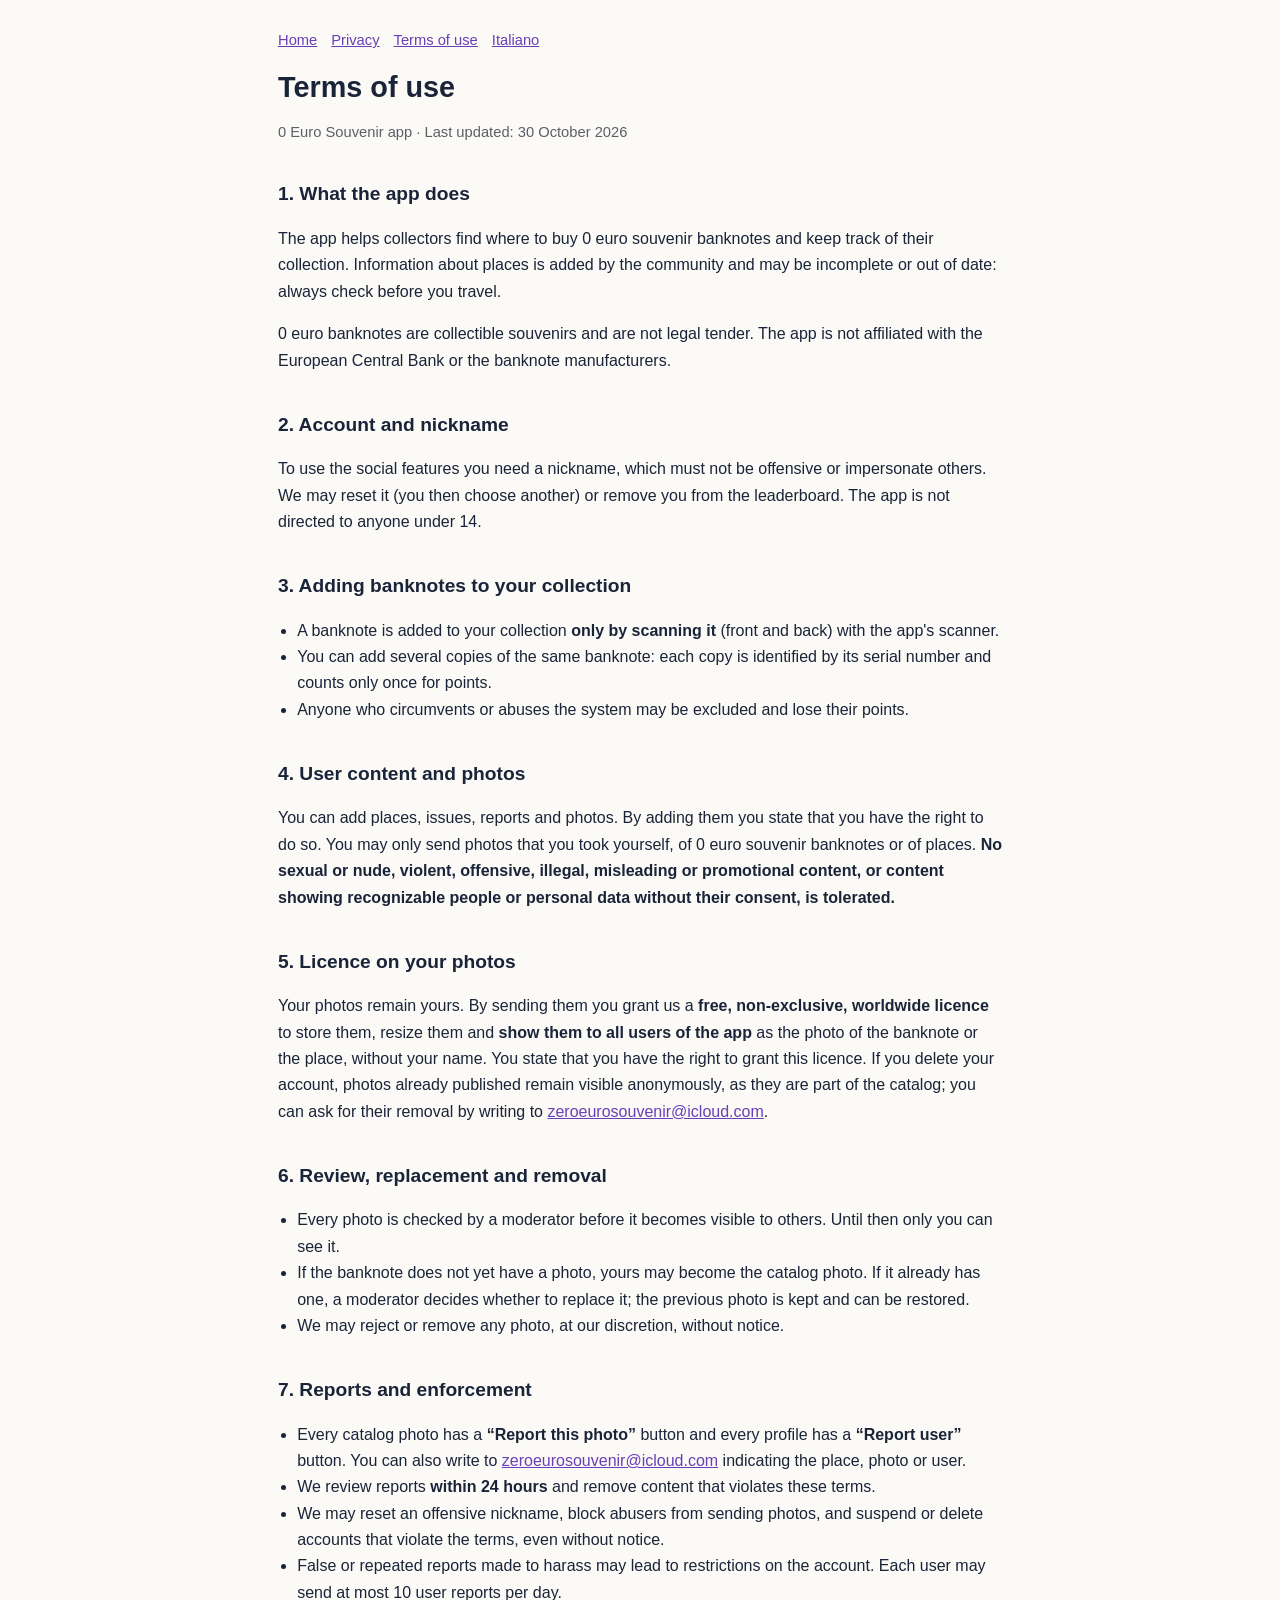
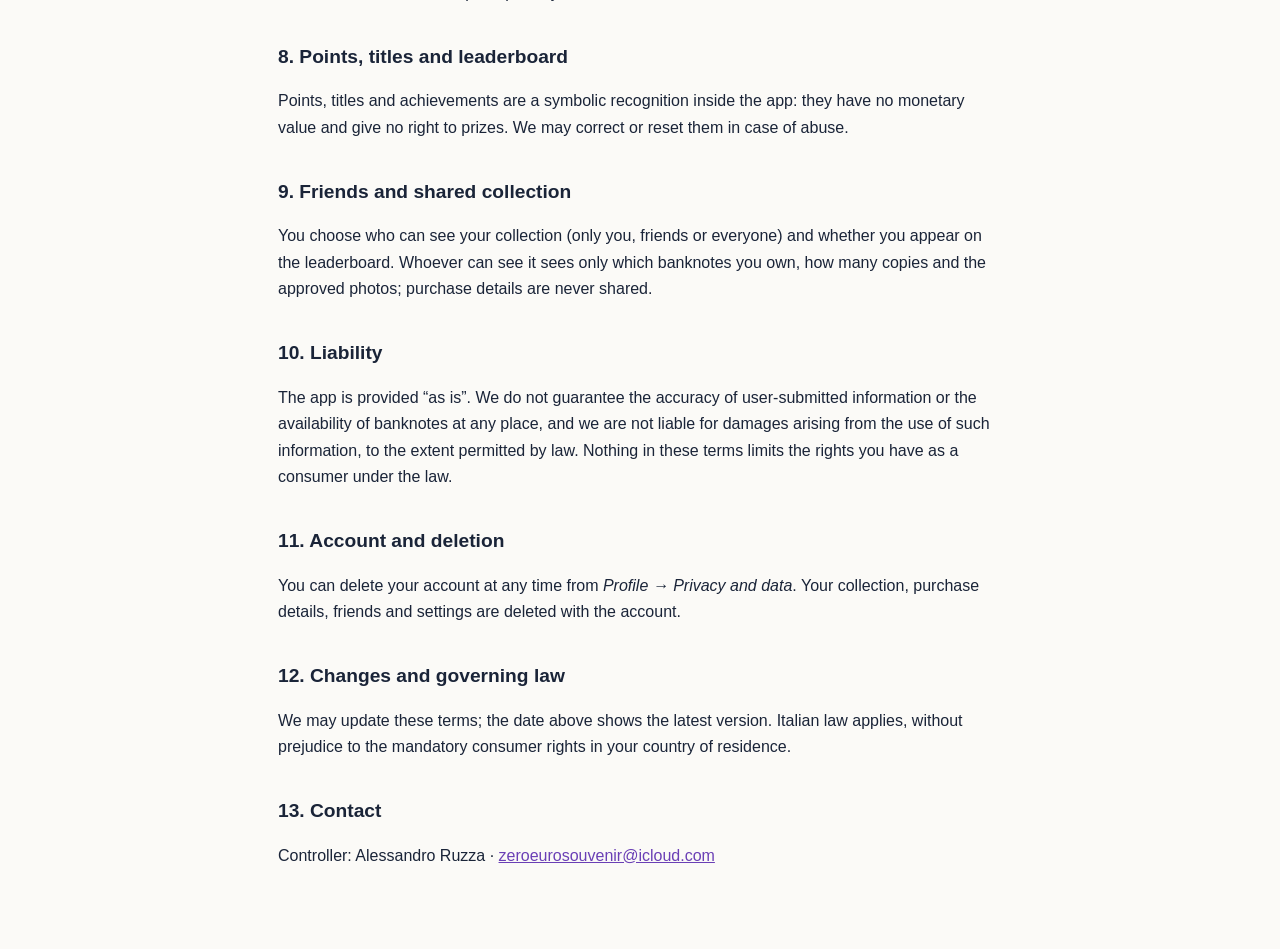
<file: terms-en.html>
<!doctype html>
<html lang="en">
<head>
<meta charset="utf-8">
<meta name="viewport" content="width=device-width,initial-scale=1">
<title>Terms of use — 0 Euro Souvenir</title>
<link rel="stylesheet" href="style.css">
</head>
<body>
<main>
<nav><a href="index.html">Home</a><a href="privacy-en.html">Privacy</a><a href="terms-en.html">Terms of use</a><a href="privacy.html">Italiano</a></nav>
<h1>Terms of use</h1>
<p class="muted">0 Euro Souvenir app &middot; Last updated: 30 October 2026</p>

<h2>1. What the app does</h2>
<p>The app helps collectors find where to buy 0 euro souvenir banknotes and keep track of their collection. Information about places is added by the community and may be incomplete or out of date: always check before you travel.</p>
<p>0 euro banknotes are collectible souvenirs and are not legal tender. The app is not affiliated with the European Central Bank or the banknote manufacturers.</p>

<h2>2. Account and nickname</h2>
<p>To use the social features you need a nickname, which must not be offensive or impersonate others. We may reset it (you then choose another) or remove you from the leaderboard. The app is not directed to anyone under 14.</p>

<h2>3. Adding banknotes to your collection</h2>
<ul>
<li>A banknote is added to your collection <strong>only by scanning it</strong> (front and back) with the app's scanner.</li>
<li>You can add several copies of the same banknote: each copy is identified by its serial number and counts only once for points.</li>
<li>Anyone who circumvents or abuses the system may be excluded and lose their points.</li>
</ul>

<h2>4. User content and photos</h2>
<p>You can add places, issues, reports and photos. By adding them you state that you have the right to do so. You may only send photos that you took yourself, of 0 euro souvenir banknotes or of places. <strong>No sexual or nude, violent, offensive, illegal, misleading or promotional content, or content showing recognizable people or personal data without their consent, is tolerated.</strong></p>

<h2>5. Licence on your photos</h2>
<p>Your photos remain yours. By sending them you grant us a <strong>free, non-exclusive, worldwide licence</strong> to store them, resize them and <strong>show them to all users of the app</strong> as the photo of the banknote or the place, without your name. You state that you have the right to grant this licence. If you delete your account, photos already published remain visible anonymously, as they are part of the catalog; you can ask for their removal by writing to <a href="mailto:zeroeurosouvenir@icloud.com">zeroeurosouvenir@icloud.com</a>.</p>

<h2>6. Review, replacement and removal</h2>
<ul>
<li>Every photo is checked by a moderator before it becomes visible to others. Until then only you can see it.</li>
<li>If the banknote does not yet have a photo, yours may become the catalog photo. If it already has one, a moderator decides whether to replace it; the previous photo is kept and can be restored.</li>
<li>We may reject or remove any photo, at our discretion, without notice.</li>
</ul>

<h2>7. Reports and enforcement</h2>
<ul>
<li>Every catalog photo has a <strong>&ldquo;Report this photo&rdquo;</strong> button and every profile has a <strong>&ldquo;Report user&rdquo;</strong> button. You can also write to <a href="mailto:zeroeurosouvenir@icloud.com">zeroeurosouvenir@icloud.com</a> indicating the place, photo or user.</li>
<li>We review reports <strong>within 24 hours</strong> and remove content that violates these terms.</li>
<li>We may reset an offensive nickname, block abusers from sending photos, and suspend or delete accounts that violate the terms, even without notice.</li>
<li>False or repeated reports made to harass may lead to restrictions on the account. Each user may send at most 10 user reports per day.</li>
</ul>

<h2>8. Points, titles and leaderboard</h2>
<p>Points, titles and achievements are a symbolic recognition inside the app: they have no monetary value and give no right to prizes. We may correct or reset them in case of abuse.</p>

<h2>9. Friends and shared collection</h2>
<p>You choose who can see your collection (only you, friends or everyone) and whether you appear on the leaderboard. Whoever can see it sees only which banknotes you own, how many copies and the approved photos; purchase details are never shared.</p>

<h2>10. Liability</h2>
<p>The app is provided &ldquo;as is&rdquo;. We do not guarantee the accuracy of user-submitted information or the availability of banknotes at any place, and we are not liable for damages arising from the use of such information, to the extent permitted by law. Nothing in these terms limits the rights you have as a consumer under the law.</p>

<h2>11. Account and deletion</h2>
<p>You can delete your account at any time from <em>Profile &rarr; Privacy and data</em>. Your collection, purchase details, friends and settings are deleted with the account.</p>

<h2>12. Changes and governing law</h2>
<p>We may update these terms; the date above shows the latest version. Italian law applies, without prejudice to the mandatory consumer rights in your country of residence.</p>

<h2>13. Contact</h2>
<p>Controller: Alessandro Ruzza &middot; <a href="mailto:zeroeurosouvenir@icloud.com">zeroeurosouvenir@icloud.com</a></p>

</main>
</body>
</html>
</file>
<file: style.css>
:root{--bg:#fbfaf7;--fg:#1a2438;--muted:#5a6068;--brand:#6a3fb5;--card:#ffffff;--line:#e4e2dc}
@media (prefers-color-scheme:dark){:root{--bg:#14161c;--fg:#eceef3;--muted:#a5a9b3;--brand:#b79bf0;--card:#1c1f27;--line:#2c303a}}
*{box-sizing:border-box}
body{margin:0;background:var(--bg);color:var(--fg);font:16px/1.65 -apple-system,BlinkMacSystemFont,"Segoe UI",Roboto,Helvetica,Arial,sans-serif}
main{max-width:760px;margin:0 auto;padding:28px 18px 64px}
h1{font-size:1.8rem;line-height:1.2;margin:.2em 0 .3em}
h2{font-size:1.2rem;margin:1.8em 0 .4em}
p,li{color:var(--fg)}
.muted{color:var(--muted);font-size:.92rem}
a{color:var(--brand)}
ul{padding-left:1.2em}
nav{display:flex;gap:14px;flex-wrap:wrap;font-size:.92rem;margin-bottom:18px}
.card{background:var(--card);border:1px solid var(--line);border-radius:14px;padding:16px 18px;margin:14px 0}
footer{margin-top:40px;padding-top:16px;border-top:1px solid var(--line)}
</file>
